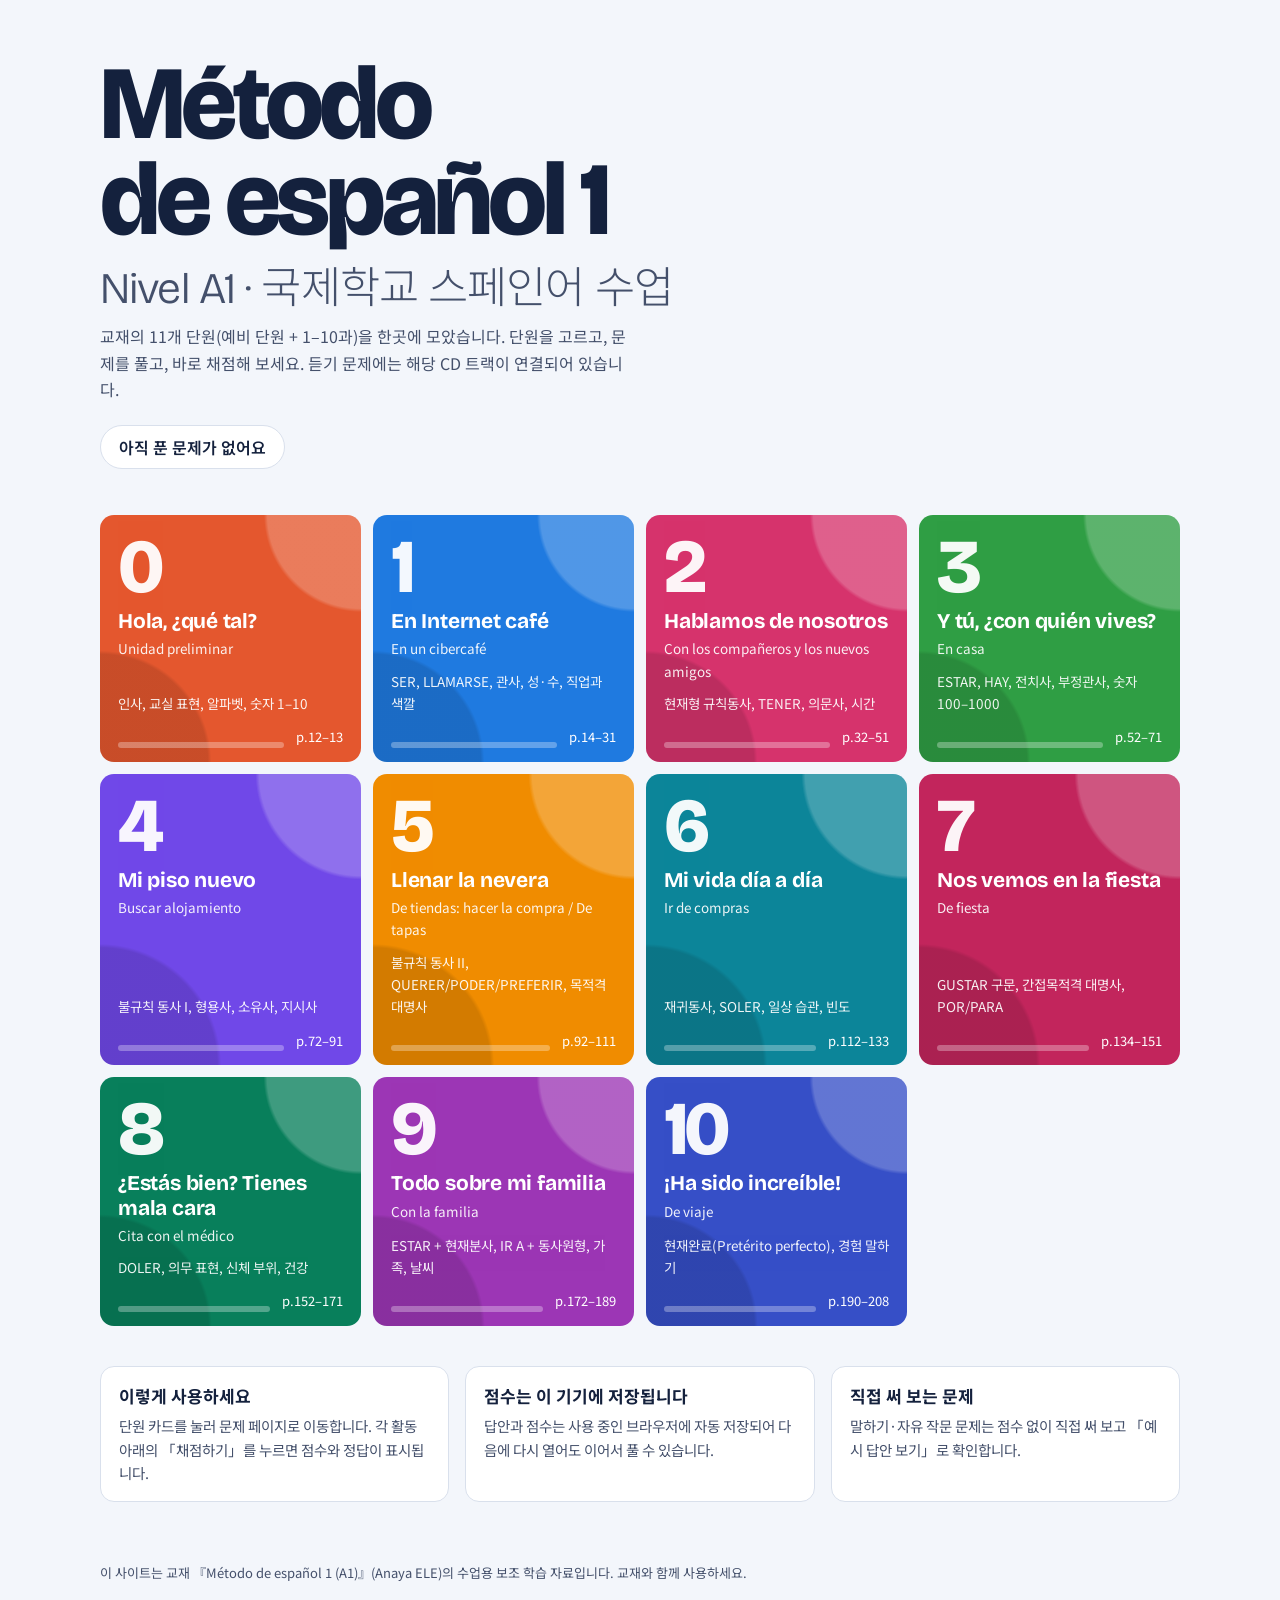
<file: index.html>
<!doctype html>
<html lang="es">
<head>
<script src="https://yalli2.github.io/site_main_control/guard.js" data-site="metodo_a1"></script><!-- smc-guard -->
<meta charset="utf-8">
<meta name="viewport" content="width=device-width,initial-scale=1">
<title>Método de español 1 (A1) · 학습 사이트</title>
<meta name="description" content="Método de español 1 (A1) 인터랙티브 학습 사이트 — 단원별 연습문제, 자동 채점, 듣기 연결">
<link rel="preconnect" href="https://fonts.googleapis.com">
<link rel="preconnect" href="https://fonts.gstatic.com" crossorigin>
<link href="https://fonts.googleapis.com/css2?family=Bricolage+Grotesque:opsz,wght@12..96,300;12..96,700;12..96,800&family=Noto+Sans+KR:wght@400;500;700&display=swap" rel="stylesheet">
<link rel="stylesheet" href="css/style.css">
</head>
<body>
<header class="hero">
  <h1>Método<br>de español 1<span>Nivel A1 · 국제학교 스페인어 수업</span></h1>
  <p>교재의 11개 단원(예비 단원 + 1–10과)을 한곳에 모았습니다. 단원을 고르고, 문제를 풀고, 바로 채점해 보세요. 듣기 문제에는 해당 CD 트랙이 연결되어 있습니다.</p>
  <div class="toolbar"><span class="total" id="total"></span></div>
</header>
<main class="wall" id="wall" aria-label="단원 목록"></main>
<section class="about">
  <div><h3>이렇게 사용하세요</h3><p>단원 카드를 눌러 문제 페이지로 이동합니다. 각 활동 아래의 「채점하기」를 누르면 점수와 정답이 표시됩니다.</p></div>
  <div><h3>점수는 이 기기에 저장됩니다</h3><p>답안과 점수는 사용 중인 브라우저에 자동 저장되어 다음에 다시 열어도 이어서 풀 수 있습니다.</p></div>
  <div><h3>직접 써 보는 문제</h3><p>말하기·자유 작문 문제는 점수 없이 직접 써 보고 「예시 답안 보기」로 확인합니다.</p></div>
</section>
<footer>이 사이트는 교재 『Método de español 1 (A1)』(Anaya ELE)의 수업용 보조 학습 자료입니다. 교재와 함께 사용하세요.</footer>
<script src="js/units.js"></script>
<script src="js/engine.js"></script>
<script>renderIndex();</script>
<script src="dain-hide.js" defer></script>
</body>
</html>
</file>
<file: css/style.css>
:root{
  --ink:#14213d; --ink2:#44506b; --paper:#f3f6fb; --card:#ffffff; --line:#d9e0ec;
  --ok:#1b8a4b; --okbg:#e3f5ea; --bad:#c62f3e; --badbg:#fdeaec; --accent:#1f7ae0;
  --r:14px;
  --font-d:"Bricolage Grotesque","Noto Sans KR",system-ui,sans-serif;
  --font-b:"Noto Sans KR","Segoe UI",system-ui,sans-serif;
}
@media (prefers-color-scheme: dark){
  :root{--ink:#eaf0ff;--ink2:#a9b6d3;--paper:#0f1626;--card:#18223a;--line:#2b3956;--okbg:#12361f;--badbg:#3b1920;}
}
*{box-sizing:border-box}
html{scroll-behavior:smooth}
body{margin:0;background:var(--paper);color:var(--ink);font:16px/1.65 var(--font-b);-webkit-font-smoothing:antialiased}
a{color:inherit}
:focus-visible{outline:3px solid var(--accent);outline-offset:2px;border-radius:4px}
@media (prefers-reduced-motion:reduce){*{animation:none!important;transition:none!important;scroll-behavior:auto!important}}

/* ===== Main ===== */
.hero{padding:56px 20px 28px;max-width:1120px;margin:0 auto}
.hero h1{font:800 clamp(44px,9vw,104px)/.92 var(--font-d);letter-spacing:-.04em;margin:0 0 14px}
.hero h1 span{display:block;font-weight:300;letter-spacing:-.02em;color:var(--ink2);font-size:.42em;margin-top:.5em}
.hero p{max-width:60ch;color:var(--ink2);margin:0 0 6px}
.toolbar{display:flex;flex-wrap:wrap;gap:12px;align-items:center;margin-top:22px}
.total{display:inline-flex;gap:10px;align-items:baseline;background:var(--card);border:1px solid var(--line);border-radius:999px;padding:8px 18px;font-weight:600}
.total b{font:800 22px var(--font-d)}
.wall{max-width:1120px;margin:18px auto 40px;padding:0 20px;display:grid;grid-template-columns:repeat(auto-fill,minmax(240px,1fr));gap:12px}
.tile{position:relative;display:flex;flex-direction:column;justify-content:space-between;min-height:230px;padding:18px 18px 14px;border-radius:var(--r);text-decoration:none;color:#fff;background:var(--c);overflow:hidden;transition:transform .18s ease, box-shadow .18s ease}
.tile::before{content:"";position:absolute;inset:0;background:
  radial-gradient(circle at 100% 0,rgba(255,255,255,.22) 0 26%,transparent 27%),
  radial-gradient(circle at 0 100%,rgba(0,0,0,.12) 0 30%,transparent 31%);pointer-events:none}
.tile:hover{transform:translateY(-4px);box-shadow:0 12px 26px -10px rgba(0,0,0,.45)}
.tile .no{font:800 76px/.9 var(--font-d);letter-spacing:-.05em;opacity:.95}
.tile h2{font:700 21px/1.15 var(--font-d);margin:8px 0 4px;letter-spacing:-.01em}
.tile .sit{font-size:13.5px;opacity:.92}
.tile .meta{display:flex;justify-content:space-between;align-items:end;font-size:13px;margin-top:12px;position:relative}
.bar{height:6px;background:rgba(255,255,255,.3);border-radius:9px;overflow:hidden;flex:1;margin-right:12px}
.bar i{display:block;height:100%;background:#fff;width:0;border-radius:9px}
.about{max-width:1120px;margin:0 auto 60px;padding:0 20px;display:grid;grid-template-columns:repeat(auto-fit,minmax(260px,1fr));gap:16px}
.about div{background:var(--card);border:1px solid var(--line);border-radius:var(--r);padding:16px 18px}
.about h3{margin:0 0 6px;font:700 17px var(--font-d)}
.about p{margin:0;color:var(--ink2);font-size:14.5px}
footer{max-width:1120px;margin:0 auto;padding:0 20px 40px;color:var(--ink2);font-size:13px}

/* ===== Unit ===== */
.top{position:sticky;top:0;z-index:20;background:var(--c);color:#fff;display:flex;align-items:center;gap:14px;padding:10px 18px;box-shadow:0 2px 12px rgba(0,0,0,.18)}
.top a.back{font-weight:600;text-decoration:none;white-space:nowrap;padding:6px 12px;border-radius:999px;background:rgba(255,255,255,.2)}
.top .ttl{font:700 18px var(--font-d);flex:1;white-space:nowrap;overflow:hidden;text-overflow:ellipsis}
.top .sc{font:800 18px var(--font-d);white-space:nowrap}
.layout{max-width:1120px;margin:0 auto;display:grid;grid-template-columns:230px 1fr;gap:28px;padding:24px 18px 80px}
@media(max-width:860px){.layout{grid-template-columns:1fr}.side{position:static!important}}
.side{position:sticky;top:70px;align-self:start;max-height:calc(100vh - 90px);overflow:auto;font-size:14px}
.side h4{margin:16px 0 6px;font:700 13px var(--font-b);color:var(--ink2)}
.side a{display:flex;gap:8px;align-items:center;padding:5px 8px;border-radius:8px;text-decoration:none}
.side a:hover{background:var(--card)}
.side a .dot{width:10px;height:10px;border-radius:50%;border:2px solid var(--line);flex:none}
.side a.done .dot{background:var(--ok);border-color:var(--ok)}
.side a.part .dot{background:#e0a800;border-color:#e0a800}
.uhead{margin-bottom:6px}
.uhead h1{font:800 clamp(34px,6vw,60px)/1 var(--font-d);letter-spacing:-.035em;margin:0}
.uhead p{margin:6px 0 0;color:var(--ink2)}
.opts{display:flex;gap:14px;flex-wrap:wrap;align-items:center;margin:14px 0 4px;font-size:14px}
.btn{font:600 14px var(--font-b);border:0;border-radius:999px;padding:8px 16px;cursor:pointer;background:var(--c);color:#fff;transition:filter .15s}
.btn:hover{filter:brightness(1.1)}
.btn.ghost{background:transparent;color:var(--ink);border:1px solid var(--line)}
.btn.ghost:hover{background:var(--card)}
h2.sec{font:700 15px var(--font-b);color:var(--c);margin:38px 0 10px;padding-bottom:6px;border-bottom:3px solid var(--c)}
.ex{background:var(--card);border:1px solid var(--line);border-radius:var(--r);margin:0 0 18px;overflow:hidden;scroll-margin-top:72px}
.ex>header{display:flex;gap:12px;align-items:center;padding:12px 16px;border-bottom:1px solid var(--line)}
.ex .n{font:800 28px/1 var(--font-d);color:var(--c);min-width:34px}
.ex h3{margin:0;font:700 19px var(--font-d);flex:1;letter-spacing:-.01em}
.pg{font-size:12.5px;color:var(--ink2);border:1px solid var(--line);border-radius:999px;padding:1px 9px;white-space:nowrap}
.exs{font:700 14px var(--font-d);color:var(--ink2);white-space:nowrap}
.exs.full{color:var(--ok)}
.act{padding:14px 16px 16px;border-top:1px dashed var(--line)}
.act:first-of-type{border-top:0}
.act .instr{margin:0 0 8px;font-weight:600}
.act .instr em{font-style:normal;background:var(--c);color:#fff;border-radius:6px;padding:0 7px;margin-right:6px;font:700 13px var(--font-d)}
.ko{display:block;font-size:13.5px;color:var(--ink2);font-weight:400}
.audio{display:flex;align-items:center;gap:10px;flex-wrap:wrap;background:var(--paper);border:1px solid var(--line);border-radius:12px;padding:6px 10px;margin:6px 0 10px}
.audio .tag{font:700 12.5px var(--font-d);background:var(--ink);color:var(--paper);border-radius:6px;padding:2px 8px;white-space:nowrap}
.audio audio{height:34px;flex:1;min-width:200px;max-width:460px}
.audio .miss{font-size:12.5px;color:var(--bad)}
.ctx{background:var(--paper);border-left:4px solid var(--c);border-radius:6px;padding:8px 12px;margin:0 0 10px;font-size:15px}
.bank{display:flex;flex-wrap:wrap;gap:6px;margin:0 0 10px}
.bank span{background:var(--paper);border:1px solid var(--line);border-radius:8px;padding:1px 9px;font-size:14.5px}
.items{display:grid;gap:8px}
.items.cols2{grid-template-columns:repeat(auto-fit,minmax(300px,1fr))}
.it{display:flex;flex-wrap:wrap;align-items:center;gap:6px 8px;padding:6px 10px;border-radius:10px;border:1px solid transparent;line-height:2}
.it .no{font:700 13px var(--font-d);color:var(--ink2);min-width:20px}
.it.ok{background:var(--okbg);border-color:var(--ok)}
.it.bad{background:var(--badbg);border-color:var(--bad)}
input[type=text],select,textarea{font:inherit;color:var(--ink);background:var(--card);border:1.5px solid var(--line);border-radius:8px;padding:3px 9px}
input[type=text]{min-width:90px;width:var(--w,130px)}
textarea{width:100%;min-height:60px;padding:8px 10px}
select{max-width:100%}
input.ok{border-color:var(--ok)} input.bad,select.bad{border-color:var(--bad)} select.ok{border-color:var(--ok)}
label.opt{display:inline-flex;gap:5px;align-items:center;cursor:pointer;padding:2px 10px;border:1.5px solid var(--line);border-radius:999px}
label.opt:has(input:checked){border-color:var(--c);background:var(--paper)}
.fb{width:100%;font-size:13.5px;color:var(--bad);padding-left:28px}
.fb b{color:var(--ok)}
.fb.note{color:#8a6d00}
.model{margin-top:6px;padding:8px 12px;background:var(--okbg);border-radius:8px;font-size:14.5px;display:none}
.model.on{display:block}
.row{display:flex;gap:10px;align-items:center;margin-top:12px;flex-wrap:wrap}
.score{font:800 16px var(--font-d)}
.score.full{color:var(--ok)}
.summary{background:var(--card);border:2px solid var(--c);border-radius:var(--r);padding:18px 20px;margin-top:34px}
.summary h2{margin:0 0 8px;font:800 26px var(--font-d)}
.summary table{border-collapse:collapse;width:100%;font-size:14.5px}
.summary td,.summary th{padding:5px 8px;border-bottom:1px solid var(--line);text-align:left}
.nextprev{display:flex;justify-content:space-between;gap:10px;margin-top:26px}
.nextprev a{text-decoration:none;font-weight:700;padding:10px 16px;border-radius:12px;background:var(--card);border:1px solid var(--line)}
</file>
